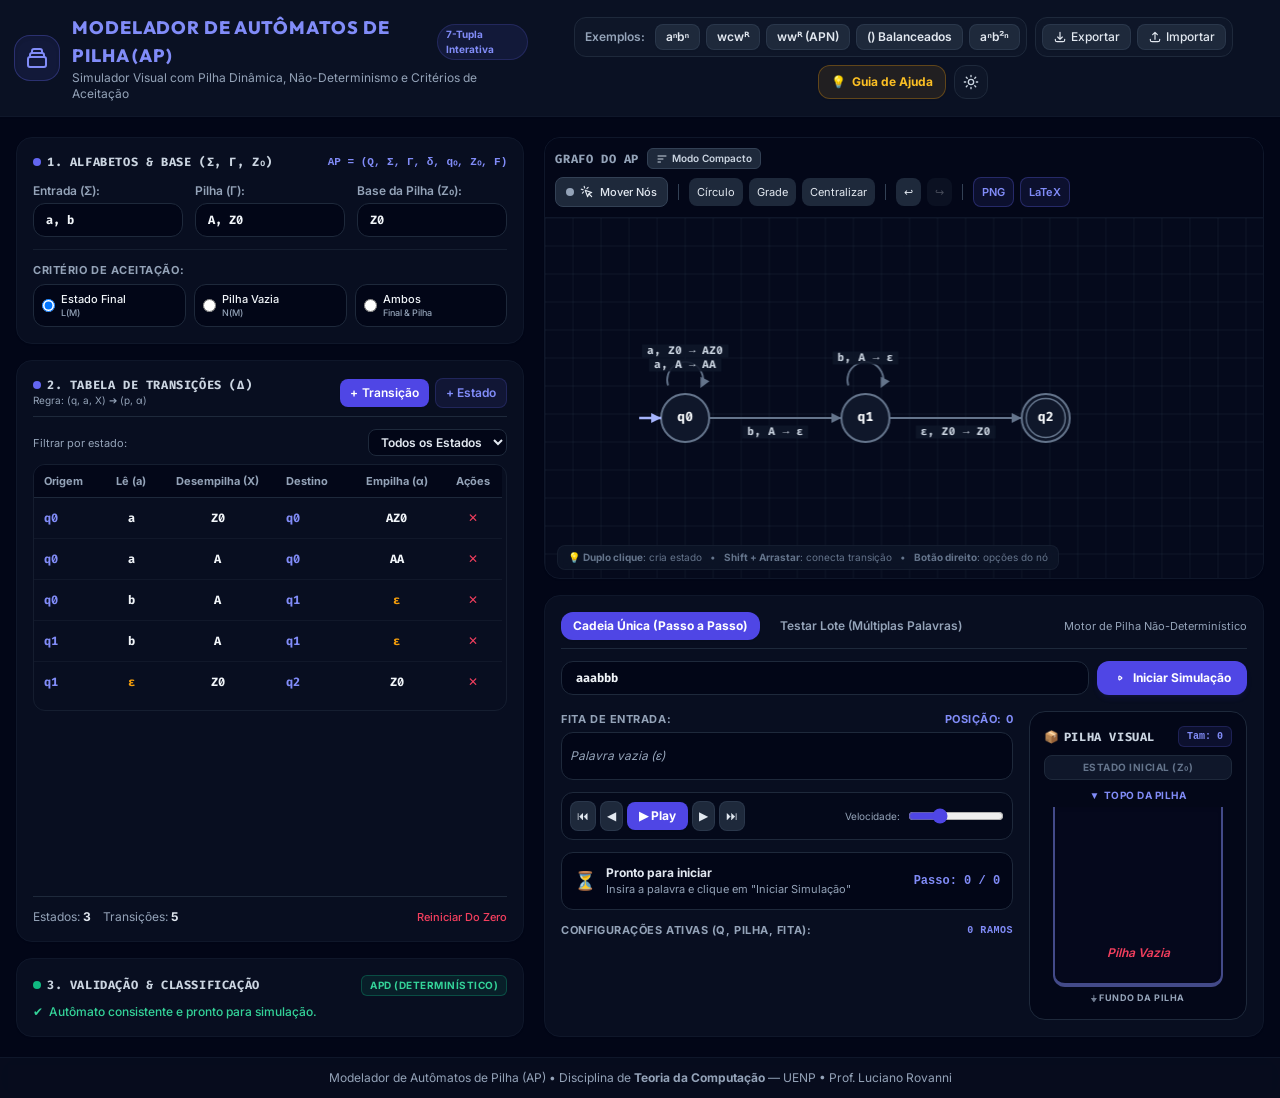
<file: index.html>
<!DOCTYPE html>
<html lang="pt-BR" class="dark">
<head>
    <meta charset="UTF-8">
    <meta name="viewport" content="width=device-width, initial-scale=1.0">
    <title>Modelador de Autômatos com Pilha (AP) Interativo</title>
    <!-- Tailwind CSS com suporte a dark mode -->
    <!-- Tudo local: funciona sem internet. Para regerar o Tailwind apos mudar classes, veja README ("Uso offline"). -->
    <link rel="stylesheet" href="css/fonts.css">
    <link rel="stylesheet" href="css/tailwind.css">
    <link rel="stylesheet" href="css/style.css">
</head>
<body class="bg-slate-50 text-slate-800 dark:bg-slate-950 dark:text-slate-100 min-h-screen flex flex-col justify-between selection:bg-indigo-500 selection:text-slate-950 transition-colors duration-200">

    <!-- Cabeçalho Principal -->
    <header class="border-b border-slate-200 dark:border-slate-900 bg-white/85 dark:bg-slate-900/70 backdrop-blur-md sticky top-0 z-40 p-3.5 transition-colors duration-200 shadow-sm">
        <div class="max-w-[1600px] mx-auto flex flex-col md:flex-row items-center justify-between gap-3">
            
            <!-- Logo & Título -->
            <div class="flex items-center gap-3">
                <div class="bg-indigo-500/10 p-2.5 rounded-2xl border border-indigo-500/30 text-indigo-600 dark:text-indigo-400 shadow-inner">
                    <!-- Ícone de Pilha de Memória Stack -->
                    <svg class="w-6 h-6" fill="none" stroke="currentColor" viewBox="0 0 24 24">
                        <path stroke-linecap="round" stroke-linejoin="round" stroke-width="2" d="M19 11H5m14 0a2 2 0 012 2v6a2 2 0 01-2 2H5a2 2 0 01-2-2v-6a2 2 0 012-2m14 0V9a2 2 0 00-2-2M5 11V9a2 2 0 012-2m0 0V5a2 2 0 012-2h6a2 2 0 012 2v2M7 7h10"></path>
                    </svg>
                </div>
                <div>
                    <div class="flex items-center gap-2">
                        <h1 class="text-base sm:text-lg font-black tracking-wider text-indigo-600 dark:text-indigo-400 title-font uppercase">Modelador de Autômatos de Pilha (AP)</h1>
                        <span class="bg-indigo-500/10 text-indigo-600 dark:text-indigo-400 text-[10px] font-bold px-2 py-0.5 rounded-full border border-indigo-500/20">7-Tupla Interativa</span>
                    </div>
                    <p class="text-xs text-slate-500 dark:text-slate-400">Simulador Visual com Pilha Dinâmica, Não-Determinismo e Critérios de Aceitação</p>
                </div>
            </div>

            <!-- Controles do Topo (Exemplos, Projeto, Ajuda, Tema) -->
            <div class="flex items-center gap-2 flex-wrap justify-center">
                <!-- Exemplos Rápidos com 1 Clique -->
                <div class="flex items-center gap-1.5 bg-slate-200/60 dark:bg-slate-900/90 p-1.5 rounded-xl border border-slate-300/50 dark:border-slate-800">
                    <span class="text-xs text-slate-500 dark:text-slate-400 px-1 font-semibold shrink-0">Exemplos:</span>
                    <button onclick="loadExample('anbn')" class="text-xs bg-white dark:bg-slate-800 hover:bg-indigo-50 dark:hover:bg-indigo-950/40 hover:text-indigo-600 dark:hover:text-indigo-300 text-slate-700 dark:text-slate-200 px-2.5 py-1 rounded-lg transition shadow-sm font-semibold border border-slate-200 dark:border-slate-700/60" title="Linguagem a^n b^n (n >= 1)">aⁿbⁿ</button>
                    <button onclick="loadExample('wcwr')" class="text-xs bg-white dark:bg-slate-800 hover:bg-indigo-50 dark:hover:bg-indigo-950/40 hover:text-indigo-600 dark:hover:text-indigo-300 text-slate-700 dark:text-slate-200 px-2.5 py-1 rounded-lg transition shadow-sm font-semibold border border-slate-200 dark:border-slate-700/60" title="Palíndromo com marcador central w c w^R (Determinístico)">wcwᴿ</button>
                    <button onclick="loadExample('wwr')" class="text-xs bg-white dark:bg-slate-800 hover:bg-indigo-50 dark:hover:bg-indigo-950/40 hover:text-indigo-600 dark:hover:text-indigo-300 text-slate-700 dark:text-slate-200 px-2.5 py-1 rounded-lg transition shadow-sm font-semibold border border-slate-200 dark:border-slate-700/60" title="Palíndromo par w w^R (Não Determinístico)">wwᴿ (APN)</button>
                    <button onclick="loadExample('parens')" class="text-xs bg-white dark:bg-slate-800 hover:bg-indigo-50 dark:hover:bg-indigo-950/40 hover:text-indigo-600 dark:hover:text-indigo-300 text-slate-700 dark:text-slate-200 px-2.5 py-1 rounded-lg transition shadow-sm font-semibold border border-slate-200 dark:border-slate-700/60" title="Parênteses balanceados () e (())">() Balanceados</button>
                    <button onclick="loadExample('anb2n')" class="text-xs bg-white dark:bg-slate-800 hover:bg-indigo-50 dark:hover:bg-indigo-950/40 hover:text-indigo-600 dark:hover:text-indigo-300 text-slate-700 dark:text-slate-200 px-2.5 py-1 rounded-lg transition shadow-sm font-semibold border border-slate-200 dark:border-slate-700/60" title="Linguagem a^n b^2n (n >= 1)">aⁿb²ⁿ</button>
                </div>

                <!-- Arquivo (Exportar / Importar JSON) -->
                <div class="flex items-center gap-1.5 bg-slate-200/60 dark:bg-slate-900/90 p-1.5 rounded-xl border border-slate-300/50 dark:border-slate-800">
                    <button onclick="exportToJSON()" class="text-xs bg-white dark:bg-slate-800 hover:bg-slate-100 dark:hover:bg-slate-700 text-slate-700 dark:text-slate-200 px-2.5 py-1 rounded-lg transition shadow-sm font-medium flex items-center gap-1 border border-slate-200 dark:border-slate-700/60" title="Salvar projeto em arquivo JSON">
                        <svg class="w-3.5 h-3.5" fill="none" stroke="currentColor" viewBox="0 0 24 24"><path stroke-linecap="round" stroke-linejoin="round" stroke-width="2" d="M4 16v1a3 3 0 003 3h10a3 3 0 003-3v-1m-4-4l-4 4m0 0l-4-4m4 4V4"></path></svg>
                        Exportar
                    </button>
                    <button onclick="document.getElementById('import-json-input').click()" class="text-xs bg-white dark:bg-slate-800 hover:bg-slate-100 dark:hover:bg-slate-700 text-slate-700 dark:text-slate-200 px-2.5 py-1 rounded-lg transition shadow-sm font-medium flex items-center gap-1 border border-slate-200 dark:border-slate-700/60" title="Carregar projeto de arquivo JSON">
                        <svg class="w-3.5 h-3.5" fill="none" stroke="currentColor" viewBox="0 0 24 24"><path stroke-linecap="round" stroke-linejoin="round" stroke-width="2" d="M4 16v1a3 3 0 003 3h10a3 3 0 003-3v-1m-4-8l-4-4m0 0L8 8m4-4v12"></path></svg>
                        Importar
                    </button>
                    <input type="file" id="import-json-input" accept=".json" onchange="importFromJSON(event)" class="hidden">
                </div>

                <!-- Botão para Guia Didático de Ajuda -->
                <a href="ajuda.html" target="_blank" class="text-xs bg-amber-500/10 hover:bg-amber-500/20 text-amber-600 dark:text-amber-400 border border-amber-500/30 px-3 py-2 rounded-xl transition font-bold flex items-center gap-1.5 shadow-sm" title="Abrir Tutorial Didático e Guia da Pilha">
                    <span>💡</span>
                    <span>Guia de Ajuda</span>
                </a>

                <!-- Alternador de Tema -->
                <button onclick="toggleTheme()" id="theme-toggle-btn" class="p-2 rounded-xl bg-slate-200/60 dark:bg-slate-900/90 hover:bg-slate-300 dark:hover:bg-slate-800 text-slate-700 dark:text-slate-300 border border-slate-300/50 dark:border-slate-800 transition" title="Alternar Modo Escuro/Claro">
                    <svg id="theme-sun" class="w-4 h-4 hidden" fill="none" stroke="currentColor" stroke-width="2" stroke-linecap="round" stroke-linejoin="round" viewBox="0 0 24 24">
                        <circle cx="12" cy="12" r="4"></circle><path d="M12 2v2M12 20v2M4.93 4.93l1.41 1.41M17.66 17.66l1.41 1.41M2 12h2M20 12h2M6.34 17.66l-1.41 1.41M19.07 4.93l-1.41 1.41"></path>
                    </svg>
                    <svg id="theme-moon" class="w-4 h-4 hidden" fill="none" stroke="currentColor" viewBox="0 0 24 24">
                        <path stroke-linecap="round" stroke-linejoin="round" stroke-width="2" d="M20.354 15.354A9 9 0 018.646 3.646 9.003 9.003 0 0012 21a9.003 9.003 0 008.354-5.646z"></path>
                    </svg>
                </button>
            </div>
        </div>
    </header>

    <!-- Área de Trabalho Principal (Duas Colunas) -->
    <main class="max-w-[1600px] w-full mx-auto p-4 flex-grow grid grid-cols-1 lg:grid-cols-12 gap-5 items-stretch my-1">
        
        <!-- ================= COLUNA ESQUERDA: DEFINIÇÃO FORMAL (7-TUPLA) ================= -->
        <section class="lg:col-span-5 flex flex-col gap-4">
            
            <!-- 1. Alfabetos & Configuração da Pilha -->
            <div class="bg-white dark:bg-slate-900/50 border border-slate-200 dark:border-slate-900 p-4 rounded-2xl shadow-sm">
                <div class="flex items-center justify-between mb-3">
                    <h2 class="text-xs font-bold text-slate-500 dark:text-slate-300 uppercase tracking-wider code-font flex items-center gap-1.5">
                        <span class="w-2 h-2 rounded-full bg-indigo-500"></span>
                        1. Alfabetos & Base (Σ, Γ, Z₀)
                    </h2>
                    <span class="text-[11px] text-indigo-600 dark:text-indigo-400 font-mono font-semibold">AP = (Q, Σ, Γ, δ, q₀, Z₀, F)</span>
                </div>

                <div class="grid grid-cols-1 md:grid-cols-3 gap-3 text-xs">
                    <!-- Alfabeto de Entrada (Σ) -->
                    <div>
                        <label class="block text-slate-500 dark:text-slate-400 font-semibold mb-1">Entrada (Σ):</label>
                        <input type="text" id="alphabet-input" value="a, b" onchange="updateFormalParams()"
                               class="w-full bg-slate-100 dark:bg-slate-950 border border-slate-200 dark:border-slate-800 focus:border-indigo-500 rounded-xl px-3 py-2 text-xs outline-none text-slate-800 dark:text-slate-100 font-bold code-font"
                               placeholder="Ex: a, b ou 0, 1">
                    </div>

                    <!-- Alfabeto da Pilha (Γ) -->
                    <div>
                        <label class="block text-slate-500 dark:text-slate-400 font-semibold mb-1">Pilha (Γ):</label>
                        <input type="text" id="stack-alphabet-input" value="A, Z0" onchange="updateFormalParams()"
                               class="w-full bg-slate-100 dark:bg-slate-950 border border-slate-200 dark:border-slate-800 focus:border-indigo-500 rounded-xl px-3 py-2 text-xs outline-none text-slate-800 dark:text-slate-100 font-bold code-font"
                               placeholder="Ex: A, Z0 ou 0, 1, Z">
                    </div>

                    <!-- Símbolo Inicial da Pilha (Z0) -->
                    <div>
                        <label class="block text-slate-500 dark:text-slate-400 font-semibold mb-1">Base da Pilha (Z₀):</label>
                        <input type="text" id="initial-stack-symbol-input" value="Z0" onchange="updateFormalParams()"
                               class="w-full bg-slate-100 dark:bg-slate-950 border border-slate-200 dark:border-slate-800 focus:border-indigo-500 rounded-xl px-3 py-2 text-xs outline-none text-slate-800 dark:text-slate-100 font-bold code-font"
                               placeholder="Ex: Z0">
                    </div>
                </div>

                <!-- Critério de Aceitação -->
                <div class="mt-3 pt-3 border-t border-slate-100 dark:border-slate-800/60">
                    <label class="block text-[11px] font-bold text-slate-500 dark:text-slate-400 uppercase tracking-wider mb-1.5">
                        Critério de Aceitação:
                    </label>
                    <div class="grid grid-cols-3 gap-2 text-xs">
                        <label class="flex items-center gap-1.5 p-2 rounded-xl bg-slate-100 dark:bg-slate-950 border border-slate-200 dark:border-slate-800 cursor-pointer hover:border-indigo-500 transition">
                            <input type="radio" name="acceptanceMode" value="final_state" checked onchange="changeAcceptanceMode(this.value)" class="text-indigo-600 focus:ring-0">
                            <span class="font-medium text-[11px] leading-tight">Estado Final <span class="text-slate-400 block text-[9px]">L(M)</span></span>
                        </label>
                        <label class="flex items-center gap-1.5 p-2 rounded-xl bg-slate-100 dark:bg-slate-950 border border-slate-200 dark:border-slate-800 cursor-pointer hover:border-indigo-500 transition">
                            <input type="radio" name="acceptanceMode" value="empty_stack" onchange="changeAcceptanceMode(this.value)" class="text-indigo-600 focus:ring-0">
                            <span class="font-medium text-[11px] leading-tight">Pilha Vazia <span class="text-slate-400 block text-[9px]">N(M)</span></span>
                        </label>
                        <label class="flex items-center gap-1.5 p-2 rounded-xl bg-slate-100 dark:bg-slate-950 border border-slate-200 dark:border-slate-800 cursor-pointer hover:border-indigo-500 transition">
                            <input type="radio" name="acceptanceMode" value="both" onchange="changeAcceptanceMode(this.value)" class="text-indigo-600 focus:ring-0">
                            <span class="font-medium text-[11px] leading-tight">Ambos <span class="text-slate-400 block text-[9px]">Final & Pilha</span></span>
                        </label>
                    </div>
                </div>
            </div>

            <!-- 2. Tabela de Transições (δ) -->
            <div class="bg-white dark:bg-slate-900/50 border border-slate-200 dark:border-slate-900 p-4 rounded-2xl flex-grow flex flex-col justify-between shadow-sm">
                <div>
                    <div class="flex items-center justify-between mb-3 pb-2 border-b border-slate-100 dark:border-slate-800">
                        <div>
                            <h2 class="text-xs font-bold text-slate-500 dark:text-slate-300 uppercase tracking-wider code-font flex items-center gap-1.5">
                                <span class="w-2 h-2 rounded-full bg-indigo-500"></span>
                                2. Tabela de Transições (δ)
                            </h2>
                            <p class="text-[10px] text-slate-400">Regra: (q, a, X) ➔ (p, α)</p>
                        </div>
                        <div class="flex items-center gap-1.5">
                            <button onclick="openNewTransitionModal()" class="bg-indigo-600 hover:bg-indigo-500 text-white text-xs px-2.5 py-1.5 rounded-lg transition font-semibold flex items-center gap-1 shadow-sm">
                                <span>+</span> Transição
                            </button>
                            <button onclick="handleAddStateClick()" class="bg-indigo-500/10 hover:bg-indigo-500/20 text-indigo-600 dark:text-indigo-400 border border-indigo-500/20 text-xs px-2.5 py-1.5 rounded-lg transition font-semibold">
                                + Estado
                            </button>
                        </div>
                    </div>

                    <!-- Filtro e Busca Rápida de Transições -->
                    <div class="flex items-center justify-between gap-2 mb-2 text-xs">
                        <span class="text-slate-400 text-[11px]">Filtrar por estado:</span>
                        <select id="state-table-filter" onchange="renderTransitionTable()" class="bg-slate-100 dark:bg-slate-950 border border-slate-200 dark:border-slate-800 rounded-lg px-2 py-1 text-xs outline-none text-slate-700 dark:text-slate-200 font-semibold">
                            <option value="all">Todos os Estados</option>
                        </select>
                    </div>

                    <!-- Tabela com Scroll -->
                    <div id="transition-table-scroll" class="relative overflow-x-auto max-h-[300px] overflow-y-auto pr-1 pb-2 border border-slate-100 dark:border-slate-800/60 rounded-xl">
                        <table class="w-full text-left text-xs border-collapse">
                            <thead class="bg-slate-50 dark:bg-slate-950/80 sticky top-0 z-10">
                                <tr class="text-slate-400 border-b border-slate-100 dark:border-slate-800 text-[11px]">
                                    <th class="py-2 px-2.5 font-bold">Origem</th>
                                    <th class="py-2 px-2 text-center font-bold">Lê (a)</th>
                                    <th class="py-2 px-2 text-center font-bold">Desempilha (X)</th>
                                    <th class="py-2 px-2.5 font-bold">Destino</th>
                                    <th class="py-2 px-2 text-center font-bold">Empilha (α)</th>
                                    <th class="py-2 px-2 text-center font-bold">Ações</th>
                                </tr>
                            </thead>
                            <tbody id="transition-table-body" class="divide-y divide-slate-100 dark:divide-slate-800/40">
                                <!-- Gerado via JS -->
                            </tbody>
                        </table>
                    </div>
                </div>

                <div class="mt-3 pt-3 border-t border-slate-100 dark:border-slate-800 flex justify-between items-center text-xs text-slate-400">
                    <div class="flex items-center gap-3">
                        <span>Estados: <strong class="text-slate-700 dark:text-slate-200" id="state-count">0</strong></span>
                        <span>Transições: <strong class="text-slate-700 dark:text-slate-200" id="transition-count">0</strong></span>
                    </div>
                    <button onclick="clearAutomaton()" class="text-rose-500 hover:text-rose-400 transition text-[11px] font-medium">Reiniciar Do Zero</button>
                </div>
            </div>

            <!-- 3. Validador & Classificação (APD vs APN) -->
            <div class="bg-white dark:bg-slate-900/50 border border-slate-200 dark:border-slate-900 p-4 rounded-2xl shadow-sm">
                <div class="flex items-center justify-between mb-2">
                    <h2 class="text-xs font-bold text-slate-500 dark:text-slate-300 uppercase tracking-wider code-font flex items-center gap-1.5">
                        <span class="w-2 h-2 rounded-full bg-emerald-500"></span>
                        3. Validação & Classificação
                    </h2>
                    <span id="pda-class-badge" class="px-2 py-0.5 rounded-md text-[10px] font-bold uppercase tracking-wider bg-indigo-500/10 text-indigo-600 dark:text-indigo-400 border border-indigo-500/30">
                        Analisando...
                    </span>
                </div>
                <div id="validator-status" class="flex flex-col gap-1.5 max-h-[140px] overflow-y-auto pr-1 text-xs">
                    <!-- Status gerados dinamicamente -->
                </div>
            </div>

        </section>

        <!-- ================= COLUNA DIREITA: CANVAS & SIMULADOR COM PILHA ================= -->
        <section class="lg:col-span-7 flex flex-col gap-4">
            
            <!-- Painel do Canvas de Desenho -->
            <div class="bg-white dark:bg-slate-900/50 border border-slate-200 dark:border-slate-900 rounded-2xl flex flex-col overflow-hidden shadow-sm min-h-[380px] relative">
                
                <!-- Barra de Ferramentas do Canvas -->
                <div class="p-2.5 bg-slate-50 dark:bg-slate-950/80 border-b border-slate-200 dark:border-slate-900 flex flex-wrap items-center justify-between gap-2 z-10">
                    <div class="flex items-center gap-2">
                        <span class="text-xs text-slate-500 dark:text-slate-400 uppercase tracking-wider code-font font-bold">Grafo do AP</span>
                        <button id="btn-toggle-toolbar-size" onclick="toggleToolbarSize()" class="bg-slate-200 hover:bg-slate-300 dark:bg-slate-800 dark:hover:bg-slate-700 text-slate-600 dark:text-slate-300 text-[10px] px-2 py-0.5 rounded-md transition border border-slate-300/40 dark:border-slate-700 flex items-center gap-1 font-semibold" title="Alternar entre textos nos botões ou apenas ícones">
                            <svg class="w-3 h-3" fill="none" stroke="currentColor" viewBox="0 0 24 24"><path stroke-linecap="round" stroke-linejoin="round" stroke-width="2" d="M4 6h16M4 12h10M4 18h5"></path></svg>
                            <span id="compact-toggle-text">Modo Compacto</span>
                        </button>
                    </div>

                    <div id="graph-toolbar-controls" class="flex items-center gap-1.5 flex-wrap text-xs">
                        <!-- Mover Nós vs Criar Transição -->
                        <button id="btn-draw-mode" onclick="toggleDrawMode()" class="bg-slate-200 hover:bg-slate-300 dark:bg-slate-800 dark:hover:bg-slate-700 text-slate-700 dark:text-slate-200 text-[11px] px-2.5 py-1.5 rounded-lg transition border border-slate-300/40 dark:border-slate-700 flex items-center gap-1.5 font-medium" title="Mover Nós (ou use Shift+Arrastar para transições)">
                            <span class="w-2 h-2 rounded-full bg-slate-400" id="draw-mode-indicator"></span>
                            <svg class="w-3.5 h-3.5" fill="none" stroke="currentColor" viewBox="0 0 24 24"><path stroke-linecap="round" stroke-linejoin="round" stroke-width="2" d="M15 15l-2 5L9 9l11 4-5 2zm0 0l5 5M7.188 2.239l.777 2.897M5.136 7.965l-2.898-.777M13.95 4.05l-2.122 2.122m-5.657 5.656l-2.12 2.122"></path></svg>
                            <span class="btn-text">Mover Nós</span>
                        </button>

                        <div class="h-4 w-px bg-slate-300 dark:bg-slate-700 mx-1"></div>

                        <!-- Layout Automático -->
                        <button onclick="autoLayoutCircle()" class="bg-slate-200 hover:bg-slate-300 dark:bg-slate-800 dark:hover:bg-slate-700 text-slate-700 dark:text-slate-200 text-[11px] px-2 py-1.5 rounded-lg transition flex items-center gap-1" title="Organizar nós em círculo">
                            <span class="btn-text">Círculo</span>
                        </button>
                        <button onclick="layoutGrid()" class="bg-slate-200 hover:bg-slate-300 dark:bg-slate-800 dark:hover:bg-slate-700 text-slate-700 dark:text-slate-200 text-[11px] px-2 py-1.5 rounded-lg transition flex items-center gap-1" title="Organizar nós em grade">
                            <span class="btn-text">Grade</span>
                        </button>
                        <button onclick="manualCenterGraph()" class="bg-slate-200 hover:bg-slate-300 dark:bg-slate-800 dark:hover:bg-slate-700 text-slate-700 dark:text-slate-200 text-[11px] px-2 py-1.5 rounded-lg transition flex items-center gap-1" title="Centralizar visualização">
                            <span class="btn-text">Centralizar</span>
                        </button>

                        <div class="h-4 w-px bg-slate-300 dark:bg-slate-700 mx-1"></div>

                        <!-- Desfazer / Refazer -->
                        <button onclick="undo()" id="btn-undo" class="bg-slate-200 hover:bg-slate-300 dark:bg-slate-800 dark:hover:bg-slate-700 text-slate-700 dark:text-slate-200 text-[11px] px-2 py-1.5 rounded-lg transition disabled:opacity-30 disabled:cursor-not-allowed" title="Desfazer (Ctrl+Z)" disabled>
                            ↩
                        </button>
                        <button onclick="redo()" id="btn-redo" class="bg-slate-200 hover:bg-slate-300 dark:bg-slate-800 dark:hover:bg-slate-700 text-slate-700 dark:text-slate-200 text-[11px] px-2 py-1.5 rounded-lg transition disabled:opacity-30 disabled:cursor-not-allowed" title="Refazer (Ctrl+Y)" disabled>
                            ↪
                        </button>

                        <div class="h-4 w-px bg-slate-300 dark:bg-slate-700 mx-1"></div>

                        <!-- Exportar Imagem e LaTeX -->
                        <button onclick="exportCanvasToPNG()" class="bg-indigo-500/10 hover:bg-indigo-500/20 text-indigo-600 dark:text-indigo-400 border border-indigo-500/30 text-[11px] px-2 py-1.5 rounded-lg transition font-semibold" title="Exportar diagrama em PNG">
                            PNG
                        </button>
                        <button onclick="openLatexModal()" class="bg-indigo-500/10 hover:bg-indigo-500/20 text-indigo-600 dark:text-indigo-400 border border-indigo-500/30 text-[11px] px-2 py-1.5 rounded-lg transition font-semibold" title="Exportar código TikZ LaTeX">
                            LaTeX
                        </button>
                    </div>
                </div>

                <!-- Canvas Gráfico -->
                <div class="relative flex-grow min-h-[360px] bg-slate-100/50 dark:bg-slate-950/40">
                    <canvas id="automaton-canvas" class="w-full h-full cursor-crosshair block"></canvas>

                    <!-- Dica Flutuante no Rodapé do Canvas -->
                    <div class="absolute bottom-2 left-3 pointer-events-none text-[10px] text-slate-400 dark:text-slate-500 bg-white/70 dark:bg-slate-900/70 backdrop-blur-sm px-2.5 py-1 rounded-lg border border-slate-200/50 dark:border-slate-800/50 flex items-center gap-2">
                        <span>💡 <strong>Duplo clique</strong>: cria estado</span>
                        <span>•</span>
                        <span><strong>Shift + Arrastar</strong>: conecta transição</span>
                        <span>•</span>
                        <span><strong>Botão direito</strong>: opções do nó</span>
                    </div>
                </div>
            </div>

            <!-- Painel do Simulador & Visualizador Gráfico da Pilha -->
            <div class="bg-white dark:bg-slate-900/50 border border-slate-200 dark:border-slate-900 p-4 rounded-2xl shadow-sm flex flex-col gap-3">
                
                <!-- Cabeçalho das Abas do Simulador -->
                <div class="flex items-center justify-between border-b border-slate-100 dark:border-slate-800 pb-2">
                    <div class="flex items-center gap-2">
                        <button onclick="switchSimTab('single')" id="tab-btn-single" class="px-3 py-1.5 rounded-xl text-xs font-bold transition bg-indigo-600 text-white shadow-sm">
                            Cadeia Única (Passo a Passo)
                        </button>
                        <button onclick="switchSimTab('batch')" id="tab-btn-batch" class="px-3 py-1.5 rounded-xl text-xs font-semibold transition text-slate-500 dark:text-slate-400 hover:text-slate-800 dark:hover:text-slate-200">
                            Testar Lote (Múltiplas Palavras)
                        </button>
                    </div>
                    <span class="text-[11px] text-slate-400">Motor de Pilha Não-Determinístico</span>
                </div>

                <!-- ABA 1: SIMULAÇÃO PASSO A PASSO -->
                <div id="tab-content-single" class="flex flex-col gap-4">
                    
                    <!-- Barra de Entrada e Disparo -->
                    <div class="flex flex-col sm:flex-row gap-2">
                        <div class="relative flex-grow">
                            <input type="text" id="sim-input-string" value="aabb" 
                                   class="w-full bg-slate-100 dark:bg-slate-950 border border-slate-200 dark:border-slate-800 focus:border-indigo-500 rounded-xl px-3.5 py-2 text-xs outline-none text-slate-800 dark:text-slate-100 font-bold code-font"
                                   placeholder="Digite uma palavra para testar (ex: aabb)">
                        </div>
                        <button onclick="startSingleSimulation()" class="bg-indigo-600 hover:bg-indigo-500 text-white text-xs px-4 py-2 rounded-xl transition font-bold shadow-md shadow-indigo-600/10 flex items-center justify-center gap-1.5">
                            <svg class="w-3.5 h-3.5" fill="none" stroke="currentColor" viewBox="0 0 24 24"><path stroke-linecap="round" stroke-linejoin="round" stroke-width="2" d="M14.752 11.168l-3.197-2.132A1 1 0 0010 9.87v4.263a1 1 0 001.555.832l3.197-2.132a1 1 0 000-1.664z"></path></svg>
                            <span>Iniciar Simulação</span>
                        </button>
                    </div>

                    <!-- Layout Dividido: Fita + Controles à Esquerda | Visualizador Gráfico da Pilha à Direita -->
                    <div class="grid grid-cols-1 md:grid-cols-12 gap-4 items-start">
                        
                        <!-- Coluna do Simulador (Fita, Controles, Ramos) -->
                        <div class="md:col-span-8 flex flex-col gap-3">
                            
                            <!-- Fita de Entrada Interativa -->
                            <div>
                                <div class="flex items-center justify-between text-[11px] font-bold text-slate-400 uppercase tracking-wider mb-1">
                                    <span>Fita de Entrada:</span>
                                    <span id="tape-status-text" class="text-indigo-600 dark:text-indigo-400">Posição: 0</span>
                                </div>
                                <div id="tape-cells-container" class="flex items-center gap-1.5 overflow-x-auto p-2 bg-slate-100 dark:bg-slate-950 rounded-xl border border-slate-200 dark:border-slate-800 min-h-[48px]">
                                    <!-- Células geradas via JS -->
                                    <span class="text-xs text-slate-400 italic">Nenhuma palavra em execução</span>
                                </div>
                            </div>

                            <!-- Botões de Controle de Passo a Passo -->
                            <div class="flex items-center justify-between gap-2 p-2 bg-slate-50 dark:bg-slate-950/60 rounded-xl border border-slate-200 dark:border-slate-800">
                                <div class="flex items-center gap-1">
                                    <button onclick="simStepFirst()" class="p-1.5 rounded-lg bg-white dark:bg-slate-800 hover:bg-slate-100 dark:hover:bg-slate-700 text-slate-700 dark:text-slate-200 text-xs border border-slate-200 dark:border-slate-700/60" title="Voltar ao início">⏮</button>
                                    <button onclick="simStepBack()" class="p-1.5 rounded-lg bg-white dark:bg-slate-800 hover:bg-slate-100 dark:hover:bg-slate-700 text-slate-700 dark:text-slate-200 text-xs border border-slate-200 dark:border-slate-700/60" title="Passo anterior">◀</button>
                                    <button onclick="simTogglePlay()" id="btn-play-pause" class="px-3 py-1.5 rounded-lg bg-indigo-600 hover:bg-indigo-500 text-white font-bold text-xs flex items-center gap-1 shadow-sm" title="Reproduzir / Pausar">
                                        ▶ Play
                                    </button>
                                    <button onclick="simStepForward()" class="p-1.5 rounded-lg bg-white dark:bg-slate-800 hover:bg-slate-100 dark:hover:bg-slate-700 text-slate-700 dark:text-slate-200 text-xs border border-slate-200 dark:border-slate-700/60" title="Próximo passo">▶</button>
                                    <button onclick="simStepLast()" class="p-1.5 rounded-lg bg-white dark:bg-slate-800 hover:bg-slate-100 dark:hover:bg-slate-700 text-slate-700 dark:text-slate-200 text-xs border border-slate-200 dark:border-slate-700/60" title="Avançar até o final">⏭</button>
                                </div>

                                <div class="flex items-center gap-2 text-xs">
                                    <span class="text-slate-400 text-[10px]">Velocidade:</span>
                                    <input type="range" id="sim-speed-range" min="300" max="2000" step="100" value="800" class="w-16 sm:w-24 accent-indigo-600">
                                </div>
                            </div>

                            <!-- Painel de Status / Resultado da Simulação -->
                            <div id="sim-result-banner" class="p-3 rounded-xl bg-slate-100 dark:bg-slate-950 border border-slate-200 dark:border-slate-800 flex items-center justify-between">
                                <div class="flex items-center gap-2.5">
                                    <span id="sim-status-icon" class="text-lg">⏳</span>
                                    <div>
                                        <div id="sim-status-title" class="text-xs font-bold text-slate-700 dark:text-slate-200">Pronto para iniciar</div>
                                        <div id="sim-status-desc" class="text-[11px] text-slate-400">Insira a palavra e clique em "Iniciar Simulação"</div>
                                    </div>
                                </div>
                                <div id="sim-step-indicator" class="text-xs font-mono font-bold text-indigo-600 dark:text-indigo-400">
                                    Passo: 0 / 0
                                </div>
                            </div>

                            <!-- Ramos Ativos de Configuração (Explorador de Não-Determinismo) -->
                            <div>
                                <div class="flex items-center justify-between text-[11px] font-bold text-slate-400 uppercase tracking-wider mb-1.5">
                                    <span>Configurações Ativas (q, pilha, fita):</span>
                                    <span id="branch-count-badge" class="text-[10px] text-indigo-600 dark:text-indigo-400 font-mono">1 ramo</span>
                                </div>
                                <div id="active-branches-container" class="flex flex-wrap gap-2 max-h-[140px] overflow-y-auto p-1">
                                    <!-- Badges de ramos gerados via JS -->
                                </div>
                            </div>

                        </div>

                        <!-- Coluna do Visualizador Físico da Pilha (4 Colunas) -->
                        <div class="md:col-span-4 bg-slate-50 dark:bg-slate-950/80 border border-slate-200 dark:border-slate-800 p-3.5 rounded-2xl flex flex-col items-center">
                            
                            <div class="w-full flex items-center justify-between mb-2">
                                <span class="text-xs font-bold text-slate-600 dark:text-slate-300 uppercase tracking-wider code-font flex items-center gap-1">
                                    <span>📦</span> Pilha Visual
                                </span>
                                <span id="stack-height-badge" class="bg-indigo-500/10 text-indigo-600 dark:text-indigo-400 font-mono font-bold text-[10px] px-2 py-0.5 rounded-md border border-indigo-500/20">
                                    Tam: 1
                                </span>
                            </div>

                            <!-- Indicador de Operação Recente (Push / Pop) -->
                            <div id="stack-op-badge" class="w-full text-center py-1 px-2 mb-2 rounded-lg text-[10px] font-bold uppercase tracking-wider bg-slate-200 dark:bg-slate-900 text-slate-500 border border-slate-300/40 dark:border-slate-800">
                                Estado Inicial (Z₀)
                            </div>

                            <!-- Estrutura Gráfica da Pilha (Cilindro / Caixas Verticais) -->
                            <div class="w-full max-w-[170px] flex flex-col items-center">
                                
                                <!-- Indicador do TOPO -->
                                <div class="flex items-center gap-1 text-[10px] font-bold text-indigo-500 dark:text-indigo-400 uppercase tracking-wider mb-1">
                                    <span>▼</span>
                                    <span>Topo da Pilha</span>
                                </div>

                                <!-- Recipiente com Borda Estilizada (Representando o Tubo da Pilha) -->
                                <div class="w-full min-h-[180px] max-h-[220px] overflow-y-auto border-x-2 border-b-4 border-indigo-500/60 dark:border-indigo-400/50 rounded-b-xl p-1.5 flex flex-col-reverse justify-start gap-1.5 bg-indigo-500/5 dark:bg-indigo-950/10 shadow-inner">
                                    <div id="stack-visual-container" class="flex flex-col-reverse gap-1.5 w-full">
                                        <!-- Células da Pilha geradas via JS -->
                                    </div>
                                </div>

                                <!-- Base da Pilha -->
                                <div class="w-full text-center mt-1 text-[9px] font-bold text-slate-400 uppercase tracking-wider">
                                    ⏚ Fundo da Pilha
                                </div>
                            </div>

                        </div>

                    </div>
                </div>

                <!-- ABA 2: TESTES EM LOTE -->
                <div id="tab-content-batch" class="hidden flex flex-col gap-3">
                    <p class="text-xs text-slate-500 dark:text-slate-400">
                        Insira várias palavras (uma por linha) para validar testes automáticos em massa com o autômato de pilha:
                    </p>
                    <div class="grid grid-cols-1 md:grid-cols-12 gap-3">
                        <div class="md:col-span-5 flex flex-col gap-2">
                            <textarea id="batch-input-textarea" rows="7" 
                                      class="w-full bg-slate-100 dark:bg-slate-950 border border-slate-200 dark:border-slate-800 focus:border-indigo-500 rounded-xl p-3 text-xs outline-none text-slate-800 dark:text-slate-100 font-mono resize-none leading-relaxed"
                                      placeholder="Exemplo:&#10;ab&#10;aabb&#10;aaabbb&#10;aab&#10;abb&#10;ba"></textarea>
                            <button onclick="runBatchTests()" class="w-full bg-indigo-600 hover:bg-indigo-500 text-white text-xs py-2 rounded-xl transition font-bold shadow-sm">
                                Testar Todas as Palavras
                            </button>
                        </div>
                        <div class="md:col-span-7 border border-slate-100 dark:border-slate-800 rounded-xl overflow-hidden flex flex-col">
                            <div class="bg-slate-50 dark:bg-slate-950/80 px-3 py-2 border-b border-slate-100 dark:border-slate-800 flex items-center justify-between text-xs">
                                <span class="font-bold text-slate-600 dark:text-slate-300">Resultados dos Testes</span>
                                <div class="flex items-center gap-2 font-semibold">
                                    <span id="batch-stats-accepted" class="text-emerald-600 dark:text-emerald-400">0 Aceitas</span>
                                    <span>•</span>
                                    <span id="batch-stats-rejected" class="text-rose-600 dark:text-rose-400">0 Rejeitadas</span>
                                </div>
                            </div>
                            <div class="overflow-y-auto max-h-[170px] p-2 flex flex-col gap-1.5 text-xs" id="batch-results-list">
                                <span class="text-slate-400 italic text-center py-4">Clique em "Testar Todas as Palavras" para exibir os resultados.</span>
                            </div>
                        </div>
                    </div>
                </div>

            </div>

        </section>
    </main>

    <!-- Rodapé -->
    <footer class="border-t border-slate-200 dark:border-slate-900 bg-white/60 dark:bg-slate-900/40 backdrop-blur-md p-3 text-center text-xs text-slate-400">
        <p>Modelador de Autômatos de Pilha (AP) • Disciplina de <strong>Teoria da Computação</strong> — UENP • Prof. Luciano Rovanni</p>
    </footer>

    <!-- ================= MODAIS ================= -->

    <!-- 1. Modal de Nova / Edição de Transição -->
    <div id="transition-modal" class="fixed inset-0 bg-slate-950/80 backdrop-blur-sm z-50 flex items-center justify-center hidden p-4">
        <div class="bg-white dark:bg-slate-900 border border-slate-200 dark:border-slate-800 p-6 rounded-2xl max-w-md w-full shadow-2xl flex flex-col gap-4">
            <div class="flex items-center justify-between border-b border-slate-100 dark:border-slate-800 pb-3">
                <h3 class="text-base font-bold text-slate-800 dark:text-slate-100 code-font">Configurar Transição de Pilha</h3>
                <button onclick="closeTransitionModal()" class="text-slate-400 hover:text-slate-600 dark:hover:text-slate-200 text-lg">&times;</button>
            </div>

            <!-- Seleção de Estados -->
            <div class="grid grid-cols-2 gap-3 text-xs">
                <div>
                    <label class="block text-slate-400 font-semibold mb-1">Estado de Origem (q):</label>
                    <select id="modal-from-state" class="w-full bg-slate-100 dark:bg-slate-950 border border-slate-200 dark:border-slate-800 rounded-xl px-3 py-2 text-xs outline-none font-bold text-slate-800 dark:text-slate-200"></select>
                </div>
                <div>
                    <label class="block text-slate-400 font-semibold mb-1">Estado de Destino (p):</label>
                    <select id="modal-to-state" class="w-full bg-slate-100 dark:bg-slate-950 border border-slate-200 dark:border-slate-800 rounded-xl px-3 py-2 text-xs outline-none font-bold text-slate-800 dark:text-slate-200"></select>
                </div>
            </div>

            <!-- Formulário da Regra: (a, X -> α) -->
            <div class="bg-indigo-50/50 dark:bg-indigo-950/20 border border-indigo-500/20 p-3.5 rounded-xl flex flex-col gap-3">
                <div class="text-[11px] font-bold text-indigo-600 dark:text-indigo-400 uppercase tracking-wider">
                    Regra da Transição: (Lê da Fita, Desempilha ➔ Empilha)
                </div>

                <div class="grid grid-cols-3 gap-2.5 text-xs">
                    <!-- Símbolo Lido da Fita (a) -->
                    <div>
                        <label class="block text-slate-500 dark:text-slate-400 font-semibold mb-1">Lê da Fita (a):</label>
                        <input type="text" id="modal-read-sym" maxlength="3" value="a"
                               class="w-full bg-white dark:bg-slate-900 border border-slate-200 dark:border-slate-800 focus:border-indigo-500 rounded-lg px-2.5 py-1.5 text-center font-bold code-font">
                        <div class="flex justify-center mt-1">
                            <button onclick="setModalRead('ε')" class="text-[10px] bg-slate-200 dark:bg-slate-800 hover:bg-indigo-100 text-indigo-600 dark:text-indigo-400 px-2 py-0.5 rounded font-bold">ε (vazio)</button>
                        </div>
                    </div>

                    <!-- Símbolo do Topo da Pilha (X) -->
                    <div>
                        <label class="block text-slate-500 dark:text-slate-400 font-semibold mb-1">Desempilha (X):</label>
                        <input type="text" id="modal-pop-sym" maxlength="5" value="Z0"
                               class="w-full bg-white dark:bg-slate-900 border border-slate-200 dark:border-slate-800 focus:border-indigo-500 rounded-lg px-2.5 py-1.5 text-center font-bold code-font">
                        <div class="flex justify-center mt-1">
                            <button onclick="setModalPop('ε')" class="text-[10px] bg-slate-200 dark:bg-slate-800 hover:bg-indigo-100 text-indigo-600 dark:text-indigo-400 px-2 py-0.5 rounded font-bold">ε (nada)</button>
                        </div>
                    </div>

                    <!-- Cadeia Empilhada (α) -->
                    <div>
                        <label class="block text-slate-500 dark:text-slate-400 font-semibold mb-1">Empilha (α):</label>
                        <input type="text" id="modal-push-str" maxlength="8" value="AZ0"
                               class="w-full bg-white dark:bg-slate-900 border border-slate-200 dark:border-slate-800 focus:border-indigo-500 rounded-lg px-2.5 py-1.5 text-center font-bold code-font">
                        <div class="flex justify-center mt-1">
                            <button onclick="setModalPush('ε')" class="text-[10px] bg-slate-200 dark:bg-slate-800 hover:bg-indigo-100 text-indigo-600 dark:text-indigo-400 px-2 py-0.5 rounded font-bold">ε (desempilhar)</button>
                        </div>
                    </div>
                </div>

                <button onclick="addTransitionFromModalForm()" class="w-full bg-indigo-600 hover:bg-indigo-500 text-white font-bold text-xs py-2 rounded-xl transition shadow-md shadow-indigo-600/20">
                    + Adicionar Esta Regra
                </button>
            </div>

            <!-- Lista de Regras Já Existentes Entre Este Par -->
            <div>
                <span class="text-xs font-bold text-slate-400 uppercase tracking-wider block mb-1.5">
                    Regras ativas entre <span id="modal-from-label" class="text-indigo-500">q0</span> e <span id="modal-to-label" class="text-indigo-500">q1</span>:
                </span>
                <div id="modal-existing-transitions" class="flex flex-col gap-1.5 max-h-[120px] overflow-y-auto border border-slate-100 dark:border-slate-800/80 p-2 rounded-xl text-xs">
                    <!-- Lista de regras -->
                </div>
            </div>

            <div class="flex justify-end gap-2 pt-2 border-t border-slate-100 dark:border-slate-800">
                <button onclick="closeTransitionModal()" class="bg-slate-100 hover:bg-slate-200 dark:bg-slate-800 dark:hover:bg-slate-700 text-slate-700 dark:text-slate-300 font-bold py-2 px-5 rounded-xl transition text-xs">
                    Fechar
                </button>
            </div>
        </div>
    </div>

    <!-- 2. Modal de Exportação LaTeX (TikZ) -->
    <div id="latex-modal" class="fixed inset-0 bg-slate-950/80 backdrop-blur-sm z-50 flex items-center justify-center hidden p-4">
        <div class="bg-white dark:bg-slate-900 border border-slate-200 dark:border-slate-800 p-6 rounded-2xl max-w-2xl w-full shadow-2xl flex flex-col gap-4">
            <div class="flex items-center justify-between border-b border-slate-100 dark:border-slate-800 pb-3">
                <h3 class="text-base font-bold text-slate-800 dark:text-slate-100 code-font">Código LaTeX (TikZ) do AP</h3>
                <button onclick="closeLatexModal()" class="text-slate-400 hover:text-slate-600 dark:hover:text-slate-200 text-lg">&times;</button>
            </div>
            <p class="text-xs text-slate-500 dark:text-slate-400">
                Copie o código abaixo para incluir seu Autômato de Pilha em listas de exercícios ou artigos LaTeX. Lembre-se de adicionar <code class="bg-slate-100 dark:bg-slate-950 px-1 py-0.5 rounded font-mono text-indigo-500">\usetikzlibrary{automata,positioning}</code> no preâmbulo.
            </p>
            <textarea id="latex-code-textarea" readonly rows="12"
                      class="w-full bg-slate-100 dark:bg-slate-950 border border-slate-200 dark:border-slate-800 rounded-xl p-3 text-xs outline-none text-slate-800 dark:text-slate-100 font-mono resize-none"></textarea>
            <div class="flex justify-end gap-2">
                <button onclick="closeLatexModal()" class="bg-slate-100 hover:bg-slate-200 dark:bg-slate-800 dark:hover:bg-slate-700 text-slate-700 dark:text-slate-300 font-bold py-2 px-4 rounded-xl text-xs">Fechar</button>
                <button onclick="downloadFullTeX()" class="bg-indigo-500/10 hover:bg-indigo-500/20 text-indigo-600 dark:text-indigo-400 border border-indigo-500/30 font-bold py-2 px-4 rounded-xl text-xs" title="Baixa um .tex pronto para compilar (classe standalone)">Baixar .tex completo</button>
                <button onclick="copyLatexCode()" id="btn-copy-latex" class="bg-indigo-600 hover:bg-indigo-500 text-white font-bold py-2 px-4 rounded-xl text-xs shadow-md">Copiar Código</button>
            </div>
        </div>
    </div>

    <!-- 3. Modal de Renomeação de Estado -->
    <div id="rename-modal" class="fixed inset-0 bg-slate-950/80 backdrop-blur-sm z-50 flex items-center justify-center hidden p-4">
        <div class="bg-white dark:bg-slate-900 border border-slate-200 dark:border-slate-800 p-5 rounded-2xl max-w-xs w-full shadow-2xl flex flex-col gap-3">
            <h3 class="text-sm font-bold text-slate-800 dark:text-slate-100 code-font">Renomear Estado</h3>
            <input type="text" id="rename-state-input" class="w-full bg-slate-100 dark:bg-slate-950 border border-slate-200 dark:border-slate-800 rounded-xl px-3 py-2 text-xs outline-none font-bold text-slate-800 dark:text-slate-100">
            <div class="flex justify-end gap-2 pt-2">
                <button onclick="closeRenameModal()" class="bg-slate-100 dark:bg-slate-800 text-slate-700 dark:text-slate-300 text-xs px-3 py-1.5 rounded-lg">Cancelar</button>
                <button onclick="confirmRenameState()" class="bg-indigo-600 text-white text-xs px-3 py-1.5 rounded-lg font-bold">Salvar</button>
            </div>
        </div>
    </div>

    <!-- 4. Menu de Contexto Customizado (Botão Direito no Canvas) -->
    <div id="canvas-context-menu" class="hidden fixed bg-white dark:bg-slate-900 border border-slate-200 dark:border-slate-800 rounded-xl shadow-2xl z-50 py-1.5 min-w-[170px] text-xs">
        <button onclick="contextSetInitial()" class="w-full text-left px-3.5 py-2 hover:bg-slate-100 dark:hover:bg-slate-800 text-slate-700 dark:text-slate-200 flex items-center gap-2">
            ⭐ Definir como Inicial
        </button>
        <button onclick="contextToggleAcceptance()" class="w-full text-left px-3.5 py-2 hover:bg-slate-100 dark:hover:bg-slate-800 text-slate-700 dark:text-slate-200 flex items-center gap-2">
            ✔ Alternar Estado Final
        </button>
        <button onclick="contextOpenRename()" class="w-full text-left px-3.5 py-2 hover:bg-slate-100 dark:hover:bg-slate-800 text-slate-700 dark:text-slate-200 flex items-center gap-2">
            ✏ Renomear Estado
        </button>
        <button onclick="contextAddSelfTransition()" class="w-full text-left px-3.5 py-2 hover:bg-slate-100 dark:hover:bg-slate-800 text-slate-700 dark:text-slate-200 flex items-center gap-2">
            🔄 Nova Transição (Laço)
        </button>
        <div class="h-px bg-slate-100 dark:bg-slate-800 my-1"></div>
        <button onclick="contextDeleteState()" class="w-full text-left px-3.5 py-2 hover:bg-rose-50 dark:hover:bg-rose-950/30 text-rose-600 dark:text-rose-400 flex items-center gap-2 font-semibold">
            ❌ Excluir Estado
        </button>
    </div>

    <!-- ================= SCRIPT DE LÓGICA E MOTOR DO AP ================= -->
    <!-- Scripts da aplicacao: a ordem importa -->
    <script src="js/model.js"></script>
    <script src="js/modals.js"></script>
    <script src="js/canvas.js"></script>
    <script src="js/simulation.js"></script>
    <script src="js/examples.js"></script>
    <script src="js/export.js"></script>
    <script src="js/main.js"></script>
</body>
</html>
</file>
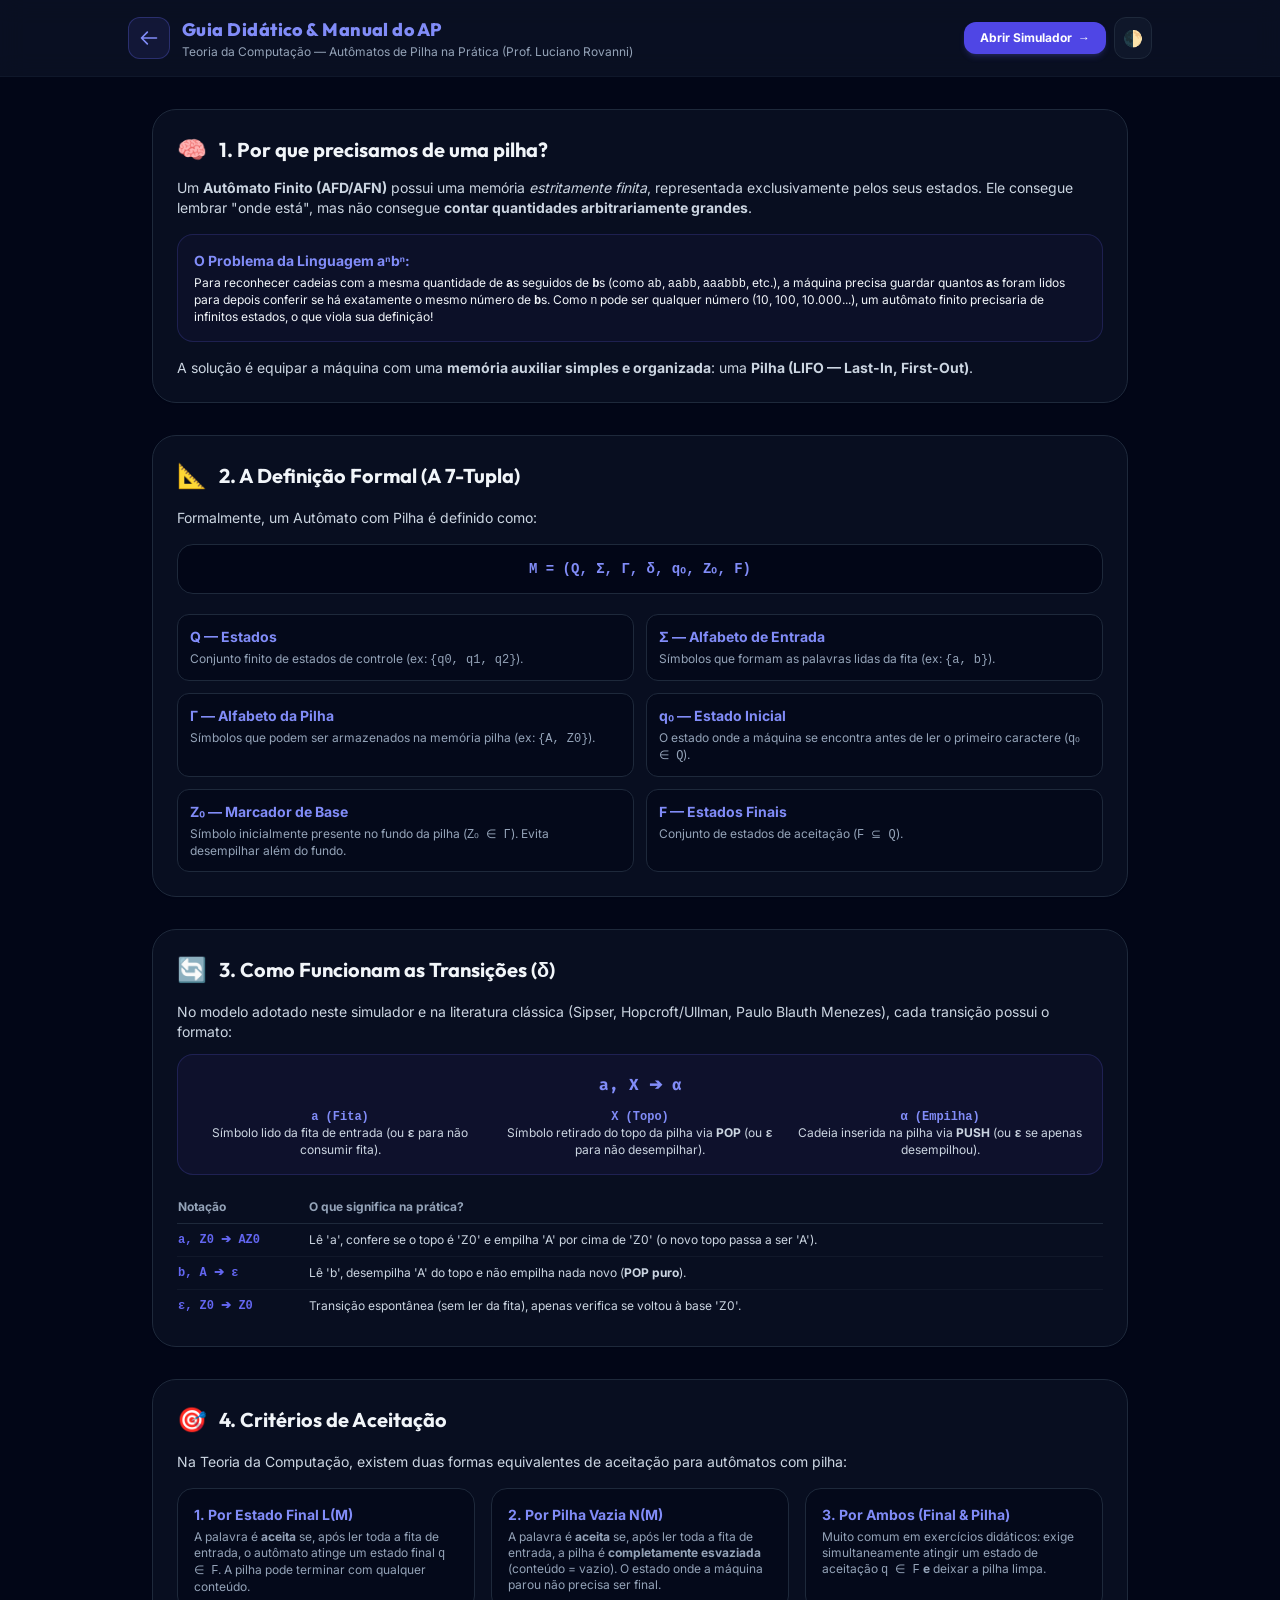
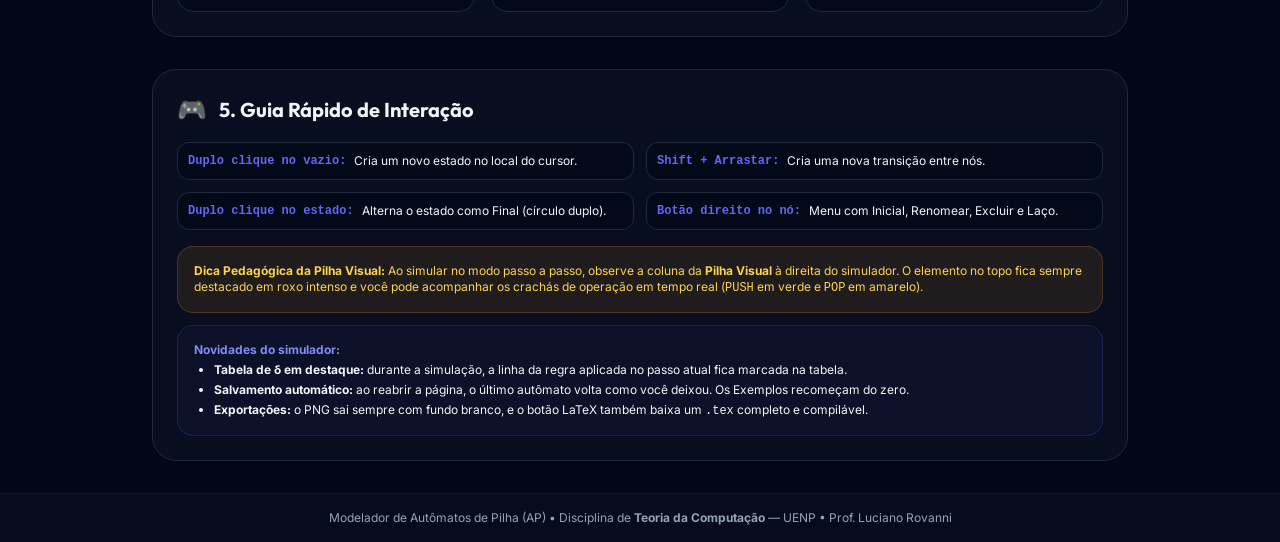
<file: ajuda.html>
<!DOCTYPE html>
<html lang="pt-BR" class="dark">
<head>
    <meta charset="UTF-8">
    <meta name="viewport" content="width=device-width, initial-scale=1.0">
    <title>Guia Didático & Tutorial — Autômatos com Pilha (AP)</title>
    <link rel="stylesheet" href="css/fonts.css">
    <link rel="stylesheet" href="css/tailwind.css">
    <style>
        body { font-family: 'Inter', sans-serif; }
        .title-font { font-family: 'Outfit', sans-serif; }
        .code-font { font-family: 'Fira Code', monospace; }
        /* Scrollbar suave */
        ::-webkit-scrollbar { width: 6px; }
        ::-webkit-scrollbar-thumb { background: rgba(148, 163, 184, 0.3); border-radius: 9999px; }
    </style>
</head>
<body class="bg-slate-50 text-slate-800 dark:bg-slate-950 dark:text-slate-100 min-h-screen flex flex-col justify-between selection:bg-indigo-500 selection:text-slate-950 transition-colors duration-200">

    <!-- Cabeçalho -->
    <header class="border-b border-slate-200 dark:border-slate-900 bg-white/80 dark:bg-slate-900/60 backdrop-blur-md sticky top-0 z-40 p-4 transition-colors duration-200">
        <div class="max-w-5xl mx-auto flex items-center justify-between gap-4">
            <div class="flex items-center gap-3">
                <a href="index.html" class="bg-indigo-500/10 hover:bg-indigo-500/20 p-2.5 rounded-xl border border-indigo-500/30 text-indigo-600 dark:text-indigo-400 transition" title="Voltar ao Modelador">
                    <svg class="w-5 h-5" fill="none" stroke="currentColor" viewBox="0 0 24 24">
                        <path stroke-linecap="round" stroke-linejoin="round" stroke-width="2" d="M10 19l-7-7m0 0l7-7m-7 7h18"></path>
                    </svg>
                </a>
                <div>
                    <h1 class="text-lg font-extrabold title-font tracking-wide text-indigo-600 dark:text-indigo-400">Guia Didático & Manual do AP</h1>
                    <p class="text-xs text-slate-500 dark:text-slate-400">Teoria da Computação — Autômatos de Pilha na Prática (Prof. Luciano Rovanni)</p>
                </div>
            </div>

            <div class="flex items-center gap-2">
                <a href="index.html" class="bg-indigo-600 hover:bg-indigo-500 text-white font-bold text-xs px-4 py-2 rounded-xl transition shadow-md shadow-indigo-500/20 flex items-center gap-1.5">
                    <span>Abrir Simulador</span>
                    <span>→</span>
                </a>
                <button onclick="toggleTheme()" class="p-2 rounded-xl bg-slate-200/60 dark:bg-slate-900 hover:bg-slate-300/60 dark:hover:bg-slate-800 text-slate-700 dark:text-slate-300 border border-slate-300/50 dark:border-slate-800 transition">
                    🌓
                </button>
            </div>
        </div>
    </header>

    <!-- Conteúdo Principal -->
    <main class="max-w-5xl w-full mx-auto p-4 sm:p-6 flex-grow flex flex-col gap-8 my-2 leading-relaxed">
        
        <!-- 1. Por que precisamos de uma pilha? -->
        <section class="bg-white dark:bg-slate-900/50 border border-slate-200 dark:border-slate-800 p-6 rounded-3xl shadow-sm">
            <div class="flex items-center gap-3 mb-3">
                <span class="text-2xl">🧠</span>
                <h2 class="text-xl font-bold title-font text-slate-800 dark:text-slate-100">1. Por que precisamos de uma pilha?</h2>
            </div>
            <p class="text-sm text-slate-600 dark:text-slate-300 mb-4">
                Um <strong>Autômato Finito (AFD/AFN)</strong> possui uma memória <em>estritamente finita</em>, representada exclusivamente pelos seus estados. Ele consegue lembrar "onde está", mas não consegue <strong>contar quantidades arbitrariamente grandes</strong>.
            </p>
            <div class="bg-indigo-50/50 dark:bg-indigo-950/20 border border-indigo-500/20 p-4 rounded-2xl mb-4 text-xs">
                <strong class="text-indigo-600 dark:text-indigo-400 block mb-1 text-sm">O Problema da Linguagem aⁿbⁿ:</strong>
                Para reconhecer cadeias com a mesma quantidade de <code class="font-bold">a</code>s seguidos de <code class="font-bold">b</code>s (como <code class="font-mono">ab</code>, <code class="font-mono">aabb</code>, <code class="font-mono">aaabbb</code>, etc.), a máquina precisa guardar quantos <code class="font-bold">a</code>s foram lidos para depois conferir se há exatamente o mesmo número de <code class="font-bold">b</code>s. Como <code class="font-mono">n</code> pode ser qualquer número (10, 100, 10.000...), um autômato finito precisaria de infinitos estados, o que viola sua definição!
            </div>
            <p class="text-sm text-slate-600 dark:text-slate-300">
                A solução é equipar a máquina com uma <strong>memória auxiliar simples e organizada</strong>: uma <strong>Pilha (LIFO — Last-In, First-Out)</strong>.
            </p>
        </section>

        <!-- 2. A 7-Tupla Formal -->
        <section class="bg-white dark:bg-slate-900/50 border border-slate-200 dark:border-slate-800 p-6 rounded-3xl shadow-sm">
            <div class="flex items-center gap-3 mb-4">
                <span class="text-2xl">📐</span>
                <h2 class="text-xl font-bold title-font text-slate-800 dark:text-slate-100">2. A Definição Formal (A 7-Tupla)</h2>
            </div>
            <p class="text-sm text-slate-600 dark:text-slate-300 mb-4">
                Formalmente, um Autômato com Pilha é definido como:
            </p>
            <div class="p-3.5 bg-slate-100 dark:bg-slate-950 rounded-2xl border border-slate-200 dark:border-slate-800 text-center font-mono font-bold text-sm text-indigo-600 dark:text-indigo-400 mb-5">
                M = (Q, Σ, Γ, δ, q₀, Z₀, F)
            </div>

            <div class="grid grid-cols-1 md:grid-cols-2 gap-3 text-xs">
                <div class="p-3 rounded-xl bg-slate-50 dark:bg-slate-950/60 border border-slate-200 dark:border-slate-800">
                    <span class="font-bold text-indigo-600 dark:text-indigo-400 text-sm">Q — Estados</span>
                    <p class="text-slate-500 dark:text-slate-400 mt-1">Conjunto finito de estados de controle (ex: <code class="font-mono">{q0, q1, q2}</code>).</p>
                </div>
                <div class="p-3 rounded-xl bg-slate-50 dark:bg-slate-950/60 border border-slate-200 dark:border-slate-800">
                    <span class="font-bold text-indigo-600 dark:text-indigo-400 text-sm">Σ — Alfabeto de Entrada</span>
                    <p class="text-slate-500 dark:text-slate-400 mt-1">Símbolos que formam as palavras lidas da fita (ex: <code class="font-mono">{a, b}</code>).</p>
                </div>
                <div class="p-3 rounded-xl bg-slate-50 dark:bg-slate-950/60 border border-slate-200 dark:border-slate-800">
                    <span class="font-bold text-indigo-600 dark:text-indigo-400 text-sm">Γ — Alfabeto da Pilha</span>
                    <p class="text-slate-500 dark:text-slate-400 mt-1">Símbolos que podem ser armazenados na memória pilha (ex: <code class="font-mono">{A, Z0}</code>).</p>
                </div>
                <div class="p-3 rounded-xl bg-slate-50 dark:bg-slate-950/60 border border-slate-200 dark:border-slate-800">
                    <span class="font-bold text-indigo-600 dark:text-indigo-400 text-sm">q₀ — Estado Inicial</span>
                    <p class="text-slate-500 dark:text-slate-400 mt-1">O estado onde a máquina se encontra antes de ler o primeiro caractere (<code class="font-mono">q₀ ∈ Q</code>).</p>
                </div>
                <div class="p-3 rounded-xl bg-slate-50 dark:bg-slate-950/60 border border-slate-200 dark:border-slate-800">
                    <span class="font-bold text-indigo-600 dark:text-indigo-400 text-sm">Z₀ — Marcador de Base</span>
                    <p class="text-slate-500 dark:text-slate-400 mt-1">Símbolo inicialmente presente no fundo da pilha (<code class="font-mono">Z₀ ∈ Γ</code>). Evita desempilhar além do fundo.</p>
                </div>
                <div class="p-3 rounded-xl bg-slate-50 dark:bg-slate-950/60 border border-slate-200 dark:border-slate-800">
                    <span class="font-bold text-indigo-600 dark:text-indigo-400 text-sm">F — Estados Finais</span>
                    <p class="text-slate-500 dark:text-slate-400 mt-1">Conjunto de estados de aceitação (<code class="font-mono">F ⊆ Q</code>).</p>
                </div>
            </div>
        </section>

        <!-- 3. As Transições da Pilha (a, X -> α) -->
        <section class="bg-white dark:bg-slate-900/50 border border-slate-200 dark:border-slate-800 p-6 rounded-3xl shadow-sm">
            <div class="flex items-center gap-3 mb-4">
                <span class="text-2xl">🔄</span>
                <h2 class="text-xl font-bold title-font text-slate-800 dark:text-slate-100">3. Como Funcionam as Transições (δ)</h2>
            </div>
            <p class="text-sm text-slate-600 dark:text-slate-300 mb-3">
                No modelo adotado neste simulador e na literatura clássica (Sipser, Hopcroft/Ullman, Paulo Blauth Menezes), cada transição possui o formato:
            </p>
            <div class="p-4 bg-indigo-50/60 dark:bg-indigo-950/30 rounded-2xl border border-indigo-500/20 text-center mb-4">
                <span class="text-base font-black code-font text-indigo-600 dark:text-indigo-400">a, X ➔ α</span>
                <div class="grid grid-cols-3 gap-2 mt-3 text-xs text-slate-600 dark:text-slate-300">
                    <div>
                        <strong class="text-indigo-500 dark:text-indigo-400 block font-mono">a (Fita)</strong>
                        Símbolo lido da fita de entrada (ou <code class="font-bold">ε</code> para não consumir fita).
                    </div>
                    <div>
                        <strong class="text-indigo-500 dark:text-indigo-400 block font-mono">X (Topo)</strong>
                        Símbolo retirado do topo da pilha via <strong>POP</strong> (ou <code class="font-bold">ε</code> para não desempilhar).
                    </div>
                    <div>
                        <strong class="text-indigo-500 dark:text-indigo-400 block font-mono">α (Empilha)</strong>
                        Cadeia inserida na pilha via <strong>PUSH</strong> (ou <code class="font-bold">ε</code> se apenas desempilhou).
                    </div>
                </div>
            </div>

            <div class="overflow-x-auto text-xs">
                <table class="w-full border-collapse">
                    <thead>
                        <tr class="border-b border-slate-200 dark:border-slate-800 text-slate-400 text-left">
                            <th class="py-2">Notação</th>
                            <th class="py-2">O que significa na prática?</th>
                        </tr>
                    </thead>
                    <tbody class="divide-y divide-slate-100 dark:divide-slate-800/40 text-slate-600 dark:text-slate-300">
                        <tr>
                            <td class="py-2 font-mono font-bold text-indigo-500">a, Z0 ➔ AZ0</td>
                            <td class="py-2">Lê 'a', confere se o topo é 'Z0' e empilha 'A' por cima de 'Z0' (o novo topo passa a ser 'A').</td>
                        </tr>
                        <tr>
                            <td class="py-2 font-mono font-bold text-indigo-500">b, A ➔ ε</td>
                            <td class="py-2">Lê 'b', desempilha 'A' do topo e não empilha nada novo (<strong>POP puro</strong>).</td>
                        </tr>
                        <tr>
                            <td class="py-2 font-mono font-bold text-indigo-500">ε, Z0 ➔ Z0</td>
                            <td class="py-2">Transição espontânea (sem ler da fita), apenas verifica se voltou à base 'Z0'.</td>
                        </tr>
                    </tbody>
                </table>
            </div>
        </section>

        <!-- 4. Critérios de Aceitação -->
        <section class="bg-white dark:bg-slate-900/50 border border-slate-200 dark:border-slate-800 p-6 rounded-3xl shadow-sm">
            <div class="flex items-center gap-3 mb-4">
                <span class="text-2xl">🎯</span>
                <h2 class="text-xl font-bold title-font text-slate-800 dark:text-slate-100">4. Critérios de Aceitação</h2>
            </div>
            <p class="text-sm text-slate-600 dark:text-slate-300 mb-4">
                Na Teoria da Computação, existem duas formas equivalentes de aceitação para autômatos com pilha:
            </p>
            <div class="grid grid-cols-1 md:grid-cols-3 gap-4 text-xs">
                <div class="p-4 rounded-2xl bg-slate-50 dark:bg-slate-950/60 border border-slate-200 dark:border-slate-800">
                    <span class="font-bold text-indigo-600 dark:text-indigo-400 text-sm block mb-1">1. Por Estado Final L(M)</span>
                    <p class="text-slate-500 dark:text-slate-400">
                        A palavra é <strong>aceita</strong> se, após ler toda a fita de entrada, o autômato atinge um estado final <code class="font-mono">q ∈ F</code>. A pilha pode terminar com qualquer conteúdo.
                    </p>
                </div>
                <div class="p-4 rounded-2xl bg-slate-50 dark:bg-slate-950/60 border border-slate-200 dark:border-slate-800">
                    <span class="font-bold text-indigo-600 dark:text-indigo-400 text-sm block mb-1">2. Por Pilha Vazia N(M)</span>
                    <p class="text-slate-500 dark:text-slate-400">
                        A palavra é <strong>aceita</strong> se, após ler toda a fita de entrada, a pilha é <strong>completamente esvaziada</strong> (conteúdo = vazio). O estado onde a máquina parou não precisa ser final.
                    </p>
                </div>
                <div class="p-4 rounded-2xl bg-slate-50 dark:bg-slate-950/60 border border-slate-200 dark:border-slate-800">
                    <span class="font-bold text-indigo-600 dark:text-indigo-400 text-sm block mb-1">3. Por Ambos (Final & Pilha)</span>
                    <p class="text-slate-500 dark:text-slate-400">
                        Muito comum em exercícios didáticos: exige simultaneamente atingir um estado de aceitação <code class="font-mono">q ∈ F</code> <strong>e</strong> deixar a pilha limpa.
                    </p>
                </div>
            </div>
        </section>

        <!-- 5. Guia de Uso do Simulador Visual -->
        <section class="bg-white dark:bg-slate-900/50 border border-slate-200 dark:border-slate-800 p-6 rounded-3xl shadow-sm">
            <div class="flex items-center gap-3 mb-4">
                <span class="text-2xl">🎮</span>
                <h2 class="text-xl font-bold title-font text-slate-800 dark:text-slate-100">5. Guia Rápido de Interação</h2>
            </div>
            
            <div class="grid grid-cols-1 sm:grid-cols-2 gap-3 text-xs mb-4">
                <div class="flex items-center gap-2 p-2.5 bg-slate-50 dark:bg-slate-950/60 rounded-xl border border-slate-200 dark:border-slate-800">
                    <span class="font-bold text-indigo-500 font-mono">Duplo clique no vazio:</span>
                    <span>Cria um novo estado no local do cursor.</span>
                </div>
                <div class="flex items-center gap-2 p-2.5 bg-slate-50 dark:bg-slate-950/60 rounded-xl border border-slate-200 dark:border-slate-800">
                    <span class="font-bold text-indigo-500 font-mono">Shift + Arrastar:</span>
                    <span>Cria uma nova transição entre nós.</span>
                </div>
                <div class="flex items-center gap-2 p-2.5 bg-slate-50 dark:bg-slate-950/60 rounded-xl border border-slate-200 dark:border-slate-800">
                    <span class="font-bold text-indigo-500 font-mono">Duplo clique no estado:</span>
                    <span>Alterna o estado como Final (círculo duplo).</span>
                </div>
                <div class="flex items-center gap-2 p-2.5 bg-slate-50 dark:bg-slate-950/60 rounded-xl border border-slate-200 dark:border-slate-800">
                    <span class="font-bold text-indigo-500 font-mono">Botão direito no nó:</span>
                    <span>Menu com Inicial, Renomear, Excluir e Laço.</span>
                </div>
            </div>

            <div class="p-4 bg-amber-500/10 border border-amber-500/20 rounded-2xl text-xs text-amber-800 dark:text-amber-300">
                <strong>Dica Pedagógica da Pilha Visual:</strong> Ao simular no modo passo a passo, observe a coluna da <strong>Pilha Visual</strong> à direita do simulador. O elemento no topo fica sempre destacado em roxo intenso e você pode acompanhar os crachás de operação em tempo real (<code class="font-mono">PUSH</code> em verde e <code class="font-mono">POP</code> em amarelo).
            </div>

            <div class="mt-3 p-4 bg-indigo-50/50 dark:bg-indigo-950/20 border border-indigo-500/20 rounded-2xl text-xs">
                <strong class="text-indigo-600 dark:text-indigo-400">Novidades do simulador:</strong>
                <ul class="list-disc pl-5 mt-1 space-y-1">
                    <li><strong>Tabela de δ em destaque:</strong> durante a simulação, a linha da regra aplicada no passo atual fica marcada na tabela.</li>
                    <li><strong>Salvamento automático:</strong> ao reabrir a página, o último autômato volta como você deixou. Os Exemplos recomeçam do zero.</li>
                    <li><strong>Exportações:</strong> o PNG sai sempre com fundo branco, e o botão LaTeX também baixa um <code class="font-mono">.tex</code> completo e compilável.</li>
                </ul>
            </div>
        </section>

    </main>

    <!-- Rodapé -->
    <footer class="border-t border-slate-200 dark:border-slate-900 bg-white/60 dark:bg-slate-900/40 backdrop-blur-md p-4 text-center text-xs text-slate-400">
        <p>Modelador de Autômatos de Pilha (AP) • Disciplina de <strong>Teoria da Computação</strong> — UENP • Prof. Luciano Rovanni</p>
    </footer>

    <script>
        function toggleTheme() {
            const isDark = document.documentElement.classList.toggle('dark');
            localStorage.setItem('ap_theme', isDark ? 'dark' : 'light');
        }
        if (localStorage.getItem('ap_theme') === 'light') {
            document.documentElement.classList.remove('dark');
        }
    </script>
</body>
</html>
</file>
<file: css/fonts.css>
/* Fontes locais (Fira Code, Inter, Outfit) para uso offline. Geradas a partir do Google Fonts (licença OFL). */
@font-face {
  font-family: 'Fira Code';
  font-style: normal;
  font-weight: 400;
  font-display: swap;
  src: url(../fonts/FiraCode-greek-400.woff2) format('woff2');
  unicode-range: U+0370-0377, U+037A-037F, U+0384-038A, U+038C, U+038E-03A1, U+03A3-03FF;
}
@font-face {
  font-family: 'Fira Code';
  font-style: normal;
  font-weight: 400;
  font-display: swap;
  src: url(../fonts/FiraCode-latin-ext-400.woff2) format('woff2');
  unicode-range: U+0100-02BA, U+02BD-02C5, U+02C7-02CC, U+02CE-02D7, U+02DD-02FF, U+0304, U+0308, U+0329, U+1D00-1DBF, U+1E00-1E9F, U+1EF2-1EFF, U+2020, U+20A0-20AB, U+20AD-20C4, U+2113, U+2C60-2C7F, U+A720-A7FF;
}
@font-face {
  font-family: 'Fira Code';
  font-style: normal;
  font-weight: 400;
  font-display: swap;
  src: url(../fonts/FiraCode-latin-400.woff2) format('woff2');
  unicode-range: U+0000-00FF, U+0131, U+0152-0153, U+02BB-02BC, U+02C6, U+02DA, U+02DC, U+0304, U+0308, U+0329, U+2000-206F, U+20AC, U+2122, U+2191, U+2193, U+2212, U+2215, U+FEFF, U+FFFD;
}
@font-face {
  font-family: 'Fira Code';
  font-style: normal;
  font-weight: 500;
  font-display: swap;
  src: url(../fonts/FiraCode-greek-400.woff2) format('woff2');
  unicode-range: U+0370-0377, U+037A-037F, U+0384-038A, U+038C, U+038E-03A1, U+03A3-03FF;
}
@font-face {
  font-family: 'Fira Code';
  font-style: normal;
  font-weight: 500;
  font-display: swap;
  src: url(../fonts/FiraCode-latin-ext-400.woff2) format('woff2');
  unicode-range: U+0100-02BA, U+02BD-02C5, U+02C7-02CC, U+02CE-02D7, U+02DD-02FF, U+0304, U+0308, U+0329, U+1D00-1DBF, U+1E00-1E9F, U+1EF2-1EFF, U+2020, U+20A0-20AB, U+20AD-20C4, U+2113, U+2C60-2C7F, U+A720-A7FF;
}
@font-face {
  font-family: 'Fira Code';
  font-style: normal;
  font-weight: 500;
  font-display: swap;
  src: url(../fonts/FiraCode-latin-400.woff2) format('woff2');
  unicode-range: U+0000-00FF, U+0131, U+0152-0153, U+02BB-02BC, U+02C6, U+02DA, U+02DC, U+0304, U+0308, U+0329, U+2000-206F, U+20AC, U+2122, U+2191, U+2193, U+2212, U+2215, U+FEFF, U+FFFD;
}
@font-face {
  font-family: 'Fira Code';
  font-style: normal;
  font-weight: 600;
  font-display: swap;
  src: url(../fonts/FiraCode-greek-400.woff2) format('woff2');
  unicode-range: U+0370-0377, U+037A-037F, U+0384-038A, U+038C, U+038E-03A1, U+03A3-03FF;
}
@font-face {
  font-family: 'Fira Code';
  font-style: normal;
  font-weight: 600;
  font-display: swap;
  src: url(../fonts/FiraCode-latin-ext-400.woff2) format('woff2');
  unicode-range: U+0100-02BA, U+02BD-02C5, U+02C7-02CC, U+02CE-02D7, U+02DD-02FF, U+0304, U+0308, U+0329, U+1D00-1DBF, U+1E00-1E9F, U+1EF2-1EFF, U+2020, U+20A0-20AB, U+20AD-20C4, U+2113, U+2C60-2C7F, U+A720-A7FF;
}
@font-face {
  font-family: 'Fira Code';
  font-style: normal;
  font-weight: 600;
  font-display: swap;
  src: url(../fonts/FiraCode-latin-400.woff2) format('woff2');
  unicode-range: U+0000-00FF, U+0131, U+0152-0153, U+02BB-02BC, U+02C6, U+02DA, U+02DC, U+0304, U+0308, U+0329, U+2000-206F, U+20AC, U+2122, U+2191, U+2193, U+2212, U+2215, U+FEFF, U+FFFD;
}
@font-face {
  font-family: 'Fira Code';
  font-style: normal;
  font-weight: 700;
  font-display: swap;
  src: url(../fonts/FiraCode-greek-400.woff2) format('woff2');
  unicode-range: U+0370-0377, U+037A-037F, U+0384-038A, U+038C, U+038E-03A1, U+03A3-03FF;
}
@font-face {
  font-family: 'Fira Code';
  font-style: normal;
  font-weight: 700;
  font-display: swap;
  src: url(../fonts/FiraCode-latin-ext-400.woff2) format('woff2');
  unicode-range: U+0100-02BA, U+02BD-02C5, U+02C7-02CC, U+02CE-02D7, U+02DD-02FF, U+0304, U+0308, U+0329, U+1D00-1DBF, U+1E00-1E9F, U+1EF2-1EFF, U+2020, U+20A0-20AB, U+20AD-20C4, U+2113, U+2C60-2C7F, U+A720-A7FF;
}
@font-face {
  font-family: 'Fira Code';
  font-style: normal;
  font-weight: 700;
  font-display: swap;
  src: url(../fonts/FiraCode-latin-400.woff2) format('woff2');
  unicode-range: U+0000-00FF, U+0131, U+0152-0153, U+02BB-02BC, U+02C6, U+02DA, U+02DC, U+0304, U+0308, U+0329, U+2000-206F, U+20AC, U+2122, U+2191, U+2193, U+2212, U+2215, U+FEFF, U+FFFD;
}
@font-face {
  font-family: 'Inter';
  font-style: normal;
  font-weight: 300;
  font-display: swap;
  src: url(../fonts/Inter-greek-300.woff2) format('woff2');
  unicode-range: U+0370-0377, U+037A-037F, U+0384-038A, U+038C, U+038E-03A1, U+03A3-03FF;
}
@font-face {
  font-family: 'Inter';
  font-style: normal;
  font-weight: 300;
  font-display: swap;
  src: url(../fonts/Inter-latin-ext-300.woff2) format('woff2');
  unicode-range: U+0100-02BA, U+02BD-02C5, U+02C7-02CC, U+02CE-02D7, U+02DD-02FF, U+0304, U+0308, U+0329, U+1D00-1DBF, U+1E00-1E9F, U+1EF2-1EFF, U+2020, U+20A0-20AB, U+20AD-20C4, U+2113, U+2C60-2C7F, U+A720-A7FF;
}
@font-face {
  font-family: 'Inter';
  font-style: normal;
  font-weight: 300;
  font-display: swap;
  src: url(../fonts/Inter-latin-300.woff2) format('woff2');
  unicode-range: U+0000-00FF, U+0131, U+0152-0153, U+02BB-02BC, U+02C6, U+02DA, U+02DC, U+0304, U+0308, U+0329, U+2000-206F, U+20AC, U+2122, U+2191, U+2193, U+2212, U+2215, U+FEFF, U+FFFD;
}
@font-face {
  font-family: 'Inter';
  font-style: normal;
  font-weight: 400;
  font-display: swap;
  src: url(../fonts/Inter-greek-300.woff2) format('woff2');
  unicode-range: U+0370-0377, U+037A-037F, U+0384-038A, U+038C, U+038E-03A1, U+03A3-03FF;
}
@font-face {
  font-family: 'Inter';
  font-style: normal;
  font-weight: 400;
  font-display: swap;
  src: url(../fonts/Inter-latin-ext-300.woff2) format('woff2');
  unicode-range: U+0100-02BA, U+02BD-02C5, U+02C7-02CC, U+02CE-02D7, U+02DD-02FF, U+0304, U+0308, U+0329, U+1D00-1DBF, U+1E00-1E9F, U+1EF2-1EFF, U+2020, U+20A0-20AB, U+20AD-20C4, U+2113, U+2C60-2C7F, U+A720-A7FF;
}
@font-face {
  font-family: 'Inter';
  font-style: normal;
  font-weight: 400;
  font-display: swap;
  src: url(../fonts/Inter-latin-300.woff2) format('woff2');
  unicode-range: U+0000-00FF, U+0131, U+0152-0153, U+02BB-02BC, U+02C6, U+02DA, U+02DC, U+0304, U+0308, U+0329, U+2000-206F, U+20AC, U+2122, U+2191, U+2193, U+2212, U+2215, U+FEFF, U+FFFD;
}
@font-face {
  font-family: 'Inter';
  font-style: normal;
  font-weight: 500;
  font-display: swap;
  src: url(../fonts/Inter-greek-300.woff2) format('woff2');
  unicode-range: U+0370-0377, U+037A-037F, U+0384-038A, U+038C, U+038E-03A1, U+03A3-03FF;
}
@font-face {
  font-family: 'Inter';
  font-style: normal;
  font-weight: 500;
  font-display: swap;
  src: url(../fonts/Inter-latin-ext-300.woff2) format('woff2');
  unicode-range: U+0100-02BA, U+02BD-02C5, U+02C7-02CC, U+02CE-02D7, U+02DD-02FF, U+0304, U+0308, U+0329, U+1D00-1DBF, U+1E00-1E9F, U+1EF2-1EFF, U+2020, U+20A0-20AB, U+20AD-20C4, U+2113, U+2C60-2C7F, U+A720-A7FF;
}
@font-face {
  font-family: 'Inter';
  font-style: normal;
  font-weight: 500;
  font-display: swap;
  src: url(../fonts/Inter-latin-300.woff2) format('woff2');
  unicode-range: U+0000-00FF, U+0131, U+0152-0153, U+02BB-02BC, U+02C6, U+02DA, U+02DC, U+0304, U+0308, U+0329, U+2000-206F, U+20AC, U+2122, U+2191, U+2193, U+2212, U+2215, U+FEFF, U+FFFD;
}
@font-face {
  font-family: 'Inter';
  font-style: normal;
  font-weight: 600;
  font-display: swap;
  src: url(../fonts/Inter-greek-300.woff2) format('woff2');
  unicode-range: U+0370-0377, U+037A-037F, U+0384-038A, U+038C, U+038E-03A1, U+03A3-03FF;
}
@font-face {
  font-family: 'Inter';
  font-style: normal;
  font-weight: 600;
  font-display: swap;
  src: url(../fonts/Inter-latin-ext-300.woff2) format('woff2');
  unicode-range: U+0100-02BA, U+02BD-02C5, U+02C7-02CC, U+02CE-02D7, U+02DD-02FF, U+0304, U+0308, U+0329, U+1D00-1DBF, U+1E00-1E9F, U+1EF2-1EFF, U+2020, U+20A0-20AB, U+20AD-20C4, U+2113, U+2C60-2C7F, U+A720-A7FF;
}
@font-face {
  font-family: 'Inter';
  font-style: normal;
  font-weight: 600;
  font-display: swap;
  src: url(../fonts/Inter-latin-300.woff2) format('woff2');
  unicode-range: U+0000-00FF, U+0131, U+0152-0153, U+02BB-02BC, U+02C6, U+02DA, U+02DC, U+0304, U+0308, U+0329, U+2000-206F, U+20AC, U+2122, U+2191, U+2193, U+2212, U+2215, U+FEFF, U+FFFD;
}
@font-face {
  font-family: 'Inter';
  font-style: normal;
  font-weight: 700;
  font-display: swap;
  src: url(../fonts/Inter-greek-300.woff2) format('woff2');
  unicode-range: U+0370-0377, U+037A-037F, U+0384-038A, U+038C, U+038E-03A1, U+03A3-03FF;
}
@font-face {
  font-family: 'Inter';
  font-style: normal;
  font-weight: 700;
  font-display: swap;
  src: url(../fonts/Inter-latin-ext-300.woff2) format('woff2');
  unicode-range: U+0100-02BA, U+02BD-02C5, U+02C7-02CC, U+02CE-02D7, U+02DD-02FF, U+0304, U+0308, U+0329, U+1D00-1DBF, U+1E00-1E9F, U+1EF2-1EFF, U+2020, U+20A0-20AB, U+20AD-20C4, U+2113, U+2C60-2C7F, U+A720-A7FF;
}
@font-face {
  font-family: 'Inter';
  font-style: normal;
  font-weight: 700;
  font-display: swap;
  src: url(../fonts/Inter-latin-300.woff2) format('woff2');
  unicode-range: U+0000-00FF, U+0131, U+0152-0153, U+02BB-02BC, U+02C6, U+02DA, U+02DC, U+0304, U+0308, U+0329, U+2000-206F, U+20AC, U+2122, U+2191, U+2193, U+2212, U+2215, U+FEFF, U+FFFD;
}
@font-face {
  font-family: 'Inter';
  font-style: normal;
  font-weight: 800;
  font-display: swap;
  src: url(../fonts/Inter-greek-300.woff2) format('woff2');
  unicode-range: U+0370-0377, U+037A-037F, U+0384-038A, U+038C, U+038E-03A1, U+03A3-03FF;
}
@font-face {
  font-family: 'Inter';
  font-style: normal;
  font-weight: 800;
  font-display: swap;
  src: url(../fonts/Inter-latin-ext-300.woff2) format('woff2');
  unicode-range: U+0100-02BA, U+02BD-02C5, U+02C7-02CC, U+02CE-02D7, U+02DD-02FF, U+0304, U+0308, U+0329, U+1D00-1DBF, U+1E00-1E9F, U+1EF2-1EFF, U+2020, U+20A0-20AB, U+20AD-20C4, U+2113, U+2C60-2C7F, U+A720-A7FF;
}
@font-face {
  font-family: 'Inter';
  font-style: normal;
  font-weight: 800;
  font-display: swap;
  src: url(../fonts/Inter-latin-300.woff2) format('woff2');
  unicode-range: U+0000-00FF, U+0131, U+0152-0153, U+02BB-02BC, U+02C6, U+02DA, U+02DC, U+0304, U+0308, U+0329, U+2000-206F, U+20AC, U+2122, U+2191, U+2193, U+2212, U+2215, U+FEFF, U+FFFD;
}
@font-face {
  font-family: 'Outfit';
  font-style: normal;
  font-weight: 600;
  font-display: swap;
  src: url(../fonts/Outfit-latin-ext-600.woff2) format('woff2');
  unicode-range: U+0100-02BA, U+02BD-02C5, U+02C7-02CC, U+02CE-02D7, U+02DD-02FF, U+0304, U+0308, U+0329, U+1D00-1DBF, U+1E00-1E9F, U+1EF2-1EFF, U+2020, U+20A0-20AB, U+20AD-20C4, U+2113, U+2C60-2C7F, U+A720-A7FF;
}
@font-face {
  font-family: 'Outfit';
  font-style: normal;
  font-weight: 600;
  font-display: swap;
  src: url(../fonts/Outfit-latin-600.woff2) format('woff2');
  unicode-range: U+0000-00FF, U+0131, U+0152-0153, U+02BB-02BC, U+02C6, U+02DA, U+02DC, U+0304, U+0308, U+0329, U+2000-206F, U+20AC, U+2122, U+2191, U+2193, U+2212, U+2215, U+FEFF, U+FFFD;
}
@font-face {
  font-family: 'Outfit';
  font-style: normal;
  font-weight: 700;
  font-display: swap;
  src: url(../fonts/Outfit-latin-ext-600.woff2) format('woff2');
  unicode-range: U+0100-02BA, U+02BD-02C5, U+02C7-02CC, U+02CE-02D7, U+02DD-02FF, U+0304, U+0308, U+0329, U+1D00-1DBF, U+1E00-1E9F, U+1EF2-1EFF, U+2020, U+20A0-20AB, U+20AD-20C4, U+2113, U+2C60-2C7F, U+A720-A7FF;
}
@font-face {
  font-family: 'Outfit';
  font-style: normal;
  font-weight: 700;
  font-display: swap;
  src: url(../fonts/Outfit-latin-600.woff2) format('woff2');
  unicode-range: U+0000-00FF, U+0131, U+0152-0153, U+02BB-02BC, U+02C6, U+02DA, U+02DC, U+0304, U+0308, U+0329, U+2000-206F, U+20AC, U+2122, U+2191, U+2193, U+2212, U+2215, U+FEFF, U+FFFD;
}
@font-face {
  font-family: 'Outfit';
  font-style: normal;
  font-weight: 800;
  font-display: swap;
  src: url(../fonts/Outfit-latin-ext-600.woff2) format('woff2');
  unicode-range: U+0100-02BA, U+02BD-02C5, U+02C7-02CC, U+02CE-02D7, U+02DD-02FF, U+0304, U+0308, U+0329, U+1D00-1DBF, U+1E00-1E9F, U+1EF2-1EFF, U+2020, U+20A0-20AB, U+20AD-20C4, U+2113, U+2C60-2C7F, U+A720-A7FF;
}
@font-face {
  font-family: 'Outfit';
  font-style: normal;
  font-weight: 800;
  font-display: swap;
  src: url(../fonts/Outfit-latin-600.woff2) format('woff2');
  unicode-range: U+0000-00FF, U+0131, U+0152-0153, U+02BB-02BC, U+02C6, U+02DA, U+02DC, U+0304, U+0308, U+0329, U+2000-206F, U+20AC, U+2122, U+2191, U+2193, U+2212, U+2215, U+FEFF, U+FFFD;
}
</file>
<file: css/style.css>
/* Estilos complementares ao Tailwind */
body {
    font-family: 'Inter', sans-serif;
}
.title-font {
    font-family: 'Outfit', sans-serif;
}
.code-font {
    font-family: 'Fira Code', monospace;
}
canvas {
    touch-action: none;
}
:focus-visible {
    outline: 3px solid #6366f1 !important;
    outline-offset: 2px !important;
    box-shadow: 0 0 0 5px rgba(99, 102, 241, 0.4) !important;
}
/* Estilos para a Barra de Ferramentas Compacta */
.toolbar-compact .btn-text {
    display: none !important;
}
.toolbar-compact .toolbar-label {
    display: none !important;
}
.toolbar-compact button {
    padding: 0.375rem !important;
    height: 1.875rem;
    width: 1.875rem;
    display: inline-flex;
    align-items: center;
    justify-content: center;
    border-radius: 0.375rem !important;
}
.toolbar-compact #btn-draw-mode {
    width: auto !important;
    padding-left: 0.5rem !important;
    padding-right: 0.5rem !important;
    gap: 0.25rem !important;
}
/* Animação suave para a pilha */
@keyframes stackPushAnim {
    from {
        opacity: 0;
        transform: translateY(-16px) scale(0.95);
    }
    to {
        opacity: 1;
        transform: translateY(0) scale(1);
    }
}
.stack-item-push {
    animation: stackPushAnim 0.25s cubic-bezier(0.16, 1, 0.3, 1) forwards;
}
/* Scrollbar customizada */
::-webkit-scrollbar {
    width: 6px;
    height: 6px;
}
::-webkit-scrollbar-track {
    background: transparent;
}
::-webkit-scrollbar-thumb {
    background: rgba(148, 163, 184, 0.3);
    border-radius: 9999px;
}
::-webkit-scrollbar-thumb:hover {
    background: rgba(148, 163, 184, 0.5);
}
</file>
